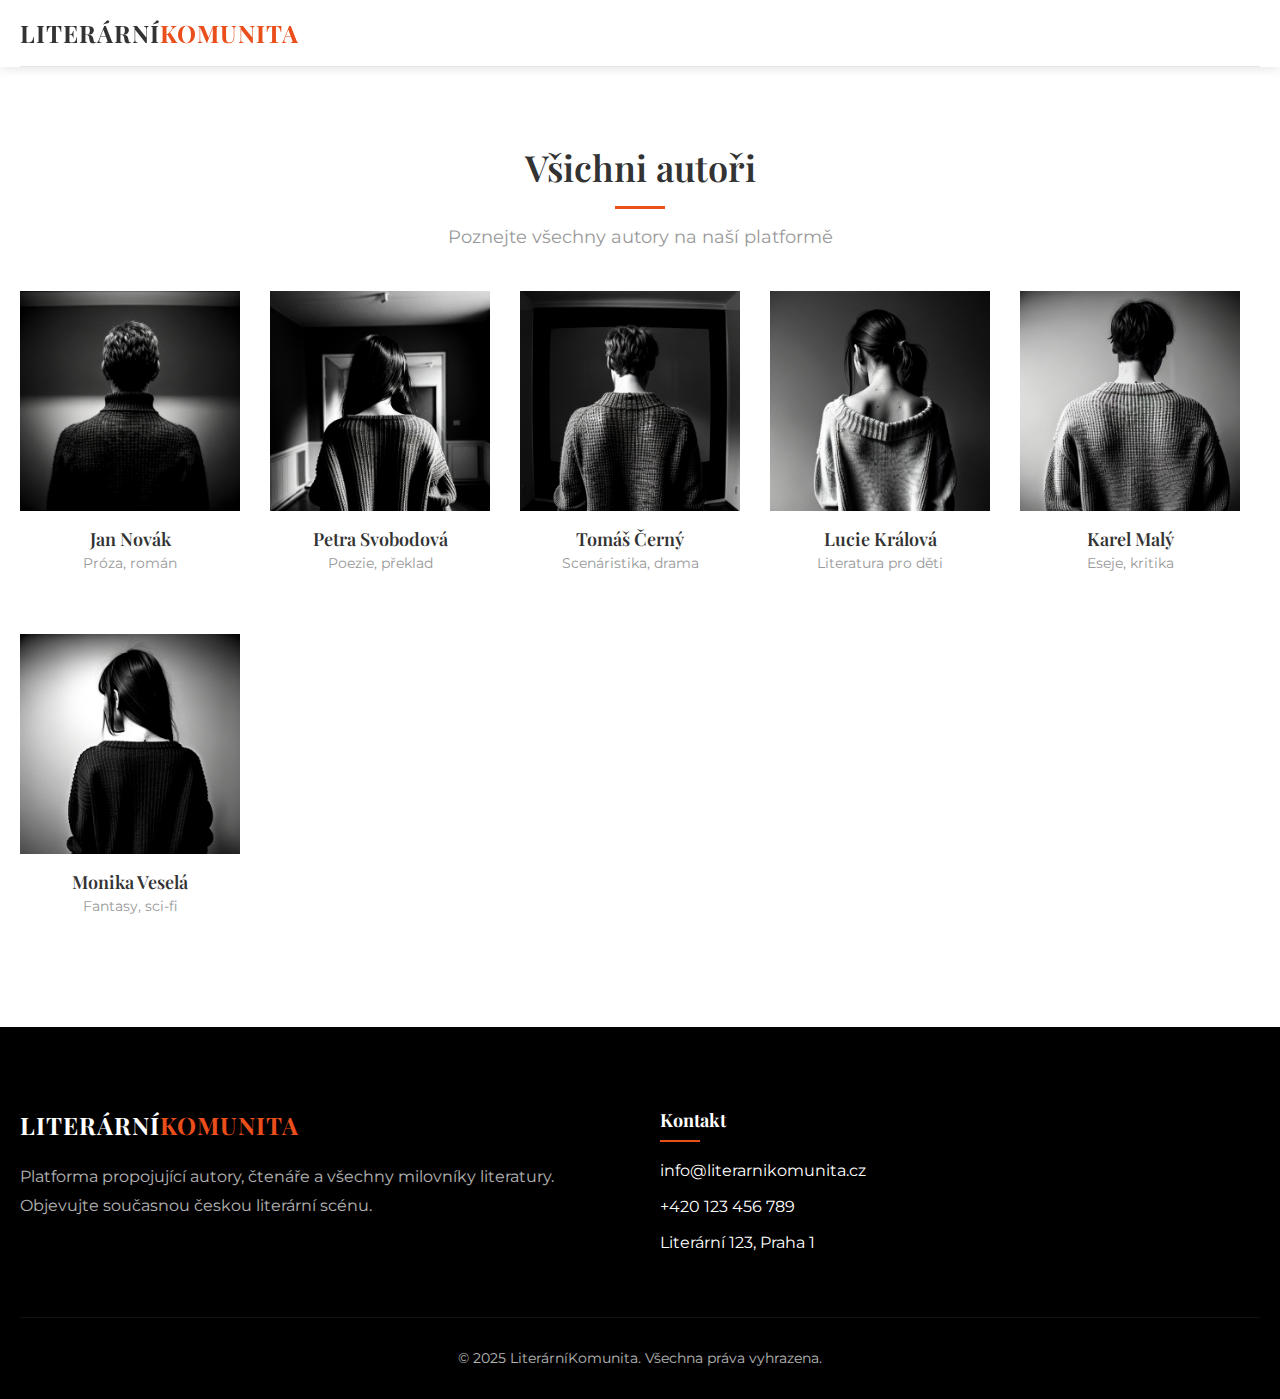
<file: all-authors.html>
<!DOCTYPE html>
<html lang="cs">
<head>
    <meta charset="UTF-8">
    <meta name="viewport" content="width=device-width, initial-scale=1.0">
    <title>Všichni autoři - LiterárníKomunita</title>
    <link rel="preconnect" href="https://fonts.googleapis.com">
    <link rel="preconnect" href="https://fonts.gstatic.com" crossorigin>
    <link href="https://fonts.googleapis.com/css2?family=Montserrat:wght@400;500;600;700&family=Playfair+Display:wght@400;600;700&display=swap" rel="stylesheet">
    <link rel="stylesheet" href="style.css?v=1.5">
</head>
<body>
    <header class="header">
        <div class="container">
            <div class="header-top">
                <a href="index.html" class="logo">Literární<span>Komunita</span></a>
                <div class="language-switcher">
                    <a href="#" class="language-link active">CZ</a>
                    <a href="#" class="language-link">EN</a>
                </div>
                <button class="mobile-menu-toggle">☰</button>
            </div>
        </div>
    </header>
    
    <div class="mobile-menu">
        <button class="mobile-menu-close">✕</button>
    </div>
    
    <main class="all-authors-page">
        <div class="container">
            <div class="section-header">
                <h1 class="section-title">Všichni autoři</h1>
                <p class="section-subtitle">Poznejte všechny autory na naší platformě</p>
            </div>
            
            <div class="authors-grid" id="authors-grid">
                <!-- Autoři budou generováni dynamicky -->
            </div>
        </div>
    </main>
    
    <footer class="footer">
        <div class="container">
            <div class="footer-content">
                <div>
                    <div class="footer-logo">Literární<span>Komunita</span></div>
                    <p class="footer-description">Platforma propojující autory, čtenáře a všechny milovníky literatury. Objevujte současnou českou literární scénu.</p>
                </div>
                
                <div>
                    <h3 class="footer-heading">Kontakt</h3>
                    <ul class="footer-links">
                        <li>info@literarnikomunita.cz</li>
                        <li>+420 123 456 789</li>
                        <li>Literární 123, Praha 1</li>
                    </ul>
                </div>
            </div>
            
            <div class="footer-bottom">
                © 2025 LiterárníKomunita. Všechna práva vyhrazena.
            </div>
        </div>
    </footer>
    
    <script src="data.js?v=1.2"></script>
    <script src="script.js?v=1.4"></script>
    <script src="all-authors.js?v=1.0"></script>
</body>
</html>
</file>
<file: style.css>
:root {
    --main-bg-color: #ffffff;
    --primary-color: #000000;
    --secondary-color: #f1f1f1;
    --accent-color: #e94e1b;
    --text-color: #333333;
    --light-gray: #e5e5e5;
    --medium-gray: #999;
    --font-main: 'Montserrat', Arial, sans-serif;
    --font-heading: 'Playfair Display', Georgia, serif;
}

* {
    margin: 0;
    padding: 0;
    box-sizing: border-box;
}

body {
    font-family: var(--font-main);
    color: var(--text-color);
    background-color: var(--main-bg-color);
    line-height: 1.5;
    overflow-x: hidden;
}

a {
    text-decoration: none;
    color: inherit;
}

img {
    max-width: 100%;
    height: auto;
}

ul {
    list-style: none;
}

.container {
    max-width: 1440px;
    margin: 0 auto;
    padding: 0 20px;
}

/* Header */
.header {
    position: fixed;
    top: 0;
    left: 0;
    right: 0;
    z-index: 1000;
    background-color: var(--main-bg-color);
    box-shadow: 0 2px 10px rgba(0, 0, 0, 0.1);
}

.header-top {
    display: flex;
    justify-content: space-between;
    align-items: center;
    padding: 15px 0;
    border-bottom: 1px solid var(--light-gray);
}

.logo {
    font-size: 24px;
    font-weight: bold;
    text-transform: uppercase;
    letter-spacing: 1px;
    font-family: var(--font-heading);
}

.logo span {
    color: var(--accent-color);
}

/* Skryjeme jazykový přepínač */
.language-switcher {
    display: none;
}

/* Odstraníme spodní panel pod hlavičkou */
.header-bottom {
    display: none;
}

.main-nav ul {
    display: flex;
    justify-content: center;
    gap: 40px;
}

.main-nav a {
    font-size: 16px;
    text-transform: uppercase;
    letter-spacing: 0.5px;
    transition: color 0.3s ease;
    position: relative;
}

.main-nav a:hover, .main-nav a.active {
    color: var(--accent-color);
}

.main-nav a::after {
    content: "";
    position: absolute;
    bottom: -5px;
    left: 0;
    width: 0;
    height: 2px;
    background-color: var(--accent-color);
    transition: width 0.3s ease;
}

.main-nav a:hover::after, .main-nav a.active::after {
    width: 100%;
}

/* Hero Section */
.hero {
    margin-top: 120px;
    height: calc(100vh - 120px);
    min-height: 600px;
    position: relative;
    overflow: hidden;
}

.hero-image {
    position: absolute;
    top: 0;
    left: 0;
    width: 100%;
    height: 100%;
    z-index: -1;
    background-color: var(--secondary-color);
    background-image: url('knihovna.png');
    background-size: cover;
    background-position: center;
}

.hero-image::after {
    content: "";
    position: absolute;
    top: 0;
    left: 0;
    width: 100%;
    height: 100%;
    background: linear-gradient(to bottom, rgba(0,0,0,0.1), rgba(0,0,0,0.6));
}

.hero-content {
    position: absolute;
    bottom: 100px;
    left: 0;
    right: 0;
    color: white;
    padding: 0 20px;
}

.hero-title {
    font-size: 60px;
    line-height: 1.2;
    font-weight: 700;
    max-width: 800px;
    margin-bottom: 20px;
    font-family: var(--font-heading);
}

.hero-subtitle {
    font-size: 24px;
    max-width: 600px;
    margin-bottom: 30px;
}

.hero-button {
    display: inline-block;
    padding: 12px 30px;
    background-color: var(--accent-color);
    color: white;
    font-size: 16px;
    text-transform: uppercase;
    letter-spacing: 1px;
    transition: all 0.3s ease;
}

.hero-button:hover {
    background-color: var(--primary-color);
}

/* Authors Section - Compact Version */
.authors-section {
    padding: 80px 0;
    margin-bottom: 20px;
}

.section-header {
    text-align: center;
    margin-bottom: 40px;
}

.section-title {
    font-size: 36px;
    font-weight: 600;
    margin-bottom: 10px;
    position: relative;
    display: inline-block;
    font-family: var(--font-heading);
}

.section-title::after {
    content: "";
    position: absolute;
    bottom: -15px;
    left: 50%;
    transform: translateX(-50%);
    width: 50px;
    height: 3px;
    background-color: var(--accent-color);
}

.section-subtitle {
    font-size: 18px;
    color: var(--medium-gray);
    margin-top: 20px;
}

.authors-carousel {
    position: relative;
    max-width: 1000px;
    margin: 0 auto;
    padding: 0 60px;
}

.carousel-container {
    overflow: hidden;
}

.carousel-track {
    display: flex;
    transition: transform 0.5s ease;
}

.carousel-slide {
    min-width: 100%;
    display: flex;
    justify-content: center;
    gap: 30px;
}

.author-card {
    width: 250px;
    cursor: pointer;
    transition: transform 0.3s ease;
}

.author-card:hover {
    transform: translateY(-10px);
}

.author-image-container {
    position: relative;
    width: 100%;
    padding-bottom: 100%;
    overflow: hidden;
    margin-bottom: 15px;
}

.author-image {
    position: absolute;
    top: 0;
    left: 0;
    width: 100%;
    height: 100%;
    object-fit: cover;
    transition: transform 0.5s ease;
}

.author-card:hover .author-image {
    transform: scale(1.05);
}

.author-name {
    font-size: 18px;
    font-weight: 600;
    text-align: center;
    font-family: var(--font-heading);
}

.author-genre {
    font-size: 14px;
    color: var(--medium-gray);
    text-align: center;
}

.carousel-arrow {
    position: absolute;
    top: 50%;
    transform: translateY(-50%);
    width: 40px;
    height: 40px;
    background-color: white;
    border-radius: 50%;
    box-shadow: 0 2px 10px rgba(0,0,0,0.1);
    display: flex;
    align-items: center;
    justify-content: center;
    cursor: pointer;
    z-index: 10;
    transition: all 0.3s ease;
    font-size: 20px;
    font-weight: bold;
}

.carousel-arrow:hover {
    background-color: var(--accent-color);
    color: white;
}

.carousel-arrow.prev {
    left: 0;
}

.carousel-arrow.next {
    right: 0;
}

.carousel-indicator {
    display: flex;
    justify-content: center;
    margin-top: 30px;
    gap: 10px;
}

.indicator-dot {
    width: 10px;
    height: 10px;
    border-radius: 50%;
    background-color: var(--light-gray);
    cursor: pointer;
    transition: all 0.3s ease;
}

.indicator-dot.active {
    background-color: var(--accent-color);
    transform: scale(1.2);
}

.view-all {
    text-align: center;
    margin-top: 40px;
}

.view-all-button {
    display: inline-block;
    padding: 12px 30px;
    border: 2px solid var(--accent-color);
    color: var(--accent-color);
    text-transform: uppercase;
    font-weight: 600;
    letter-spacing: 1px;
    transition: all 0.3s ease;
}

.view-all-button:hover {
    background-color: var(--accent-color);
    color: white;
}

/* Latest Posts Section */
.latest-posts {
    padding: 80px 0;
    background-color: var(--secondary-color);
}

.featured-post {
    display: grid;
    grid-template-columns: 1fr 1fr;
    margin-bottom: 50px;
    background-color: white;
    box-shadow: 0 5px 15px rgba(0,0,0,0.05);
    transition: transform 0.3s ease, box-shadow 0.3s ease;
}

.featured-post:hover {
    transform: translateY(-5px);
    box-shadow: 0 10px 25px rgba(0,0,0,0.15);
}

.featured-post-image {
    height: 100%;
    min-height: 400px;
    background-image: url('https://via.placeholder.com/800x600');
    background-size: cover;
    background-position: center;
}

.featured-post-content {
    padding: 50px;
    display: flex;
    flex-direction: column;
    justify-content: center;
}

.post-meta {
    display: flex;
    align-items: center;
    margin-bottom: 20px;
    font-size: 14px;
    color: var(--medium-gray);
}

.post-date {
    margin-right: 15px;
}

.post-category {
    background-color: var(--accent-color);
    color: white;
    padding: 3px 10px;
    border-radius: 2px;
}

.post-title {
    font-size: 30px;
    font-weight: 600;
    margin-bottom: 20px;
    line-height: 1.3;
    font-family: var(--font-heading);
}

.post-excerpt {
    margin-bottom: 30px;
    line-height: 1.8;
}

.read-more {
    align-self: flex-start;
    display: inline-block;
    padding: 10px 0;
    text-transform: uppercase;
    font-size: 14px;
    color: var(--accent-color);
    font-weight: 600;
    position: relative;
    overflow: hidden;
}

.read-more::after {
    content: "";
    position: absolute;
    bottom: 0;
    left: 0;
    width: 100%;
    height: 2px;
    background-color: var(--accent-color);
    transform: translateX(-100%);
    transition: transform 0.3s ease;
}

.read-more:hover::after {
    transform: translateX(0);
}

.post-card {
    background-color: white;
    box-shadow: 0 5px 15px rgba(0,0,0,0.05);
    overflow: hidden;
    transition: transform 0.3s ease, box-shadow 0.3s ease;
}

.post-card:hover {
    transform: translateY(-8px);
    box-shadow: 0 10px 25px rgba(0,0,0,0.15);
}

.post-card-image {
    height: 200px;
    background-size: cover;
    background-position: center;
}

.post-card-content {
    padding: 30px;
}

.post-card .post-title {
    font-size: 20px;
    margin-bottom: 15px;
}

/* Footer */
.footer {
    background-color: var(--primary-color);
    color: white;
    padding: 80px 0 30px;
}

.footer-content {
    display: grid;
    grid-template-columns: repeat(auto-fit, minmax(250px, 1fr));
    gap: 40px;
    margin-bottom: 50px;
}

.footer-logo {
    font-size: 24px;
    font-weight: bold;
    text-transform: uppercase;
    letter-spacing: 1px;
    margin-bottom: 20px;
    font-family: var(--font-heading);
}

.footer-logo span {
    color: var(--accent-color);
}

.footer-description {
    margin-bottom: 20px;
    opacity: 0.7;
    line-height: 1.8;
}

.footer-heading {
    font-size: 18px;
    margin-bottom: 25px;
    position: relative;
    display: inline-block;
    font-family: var(--font-heading);
}

.footer-heading::after {
    content: "";
    position: absolute;
    bottom: -8px;
    left: 0;
    width: 40px;
    height: 2px;
    background-color: var(--accent-color);
}

.footer-links li {
    margin-bottom: 12px;
}

.footer-links a {
    opacity: 0.7;
    transition: opacity 0.3s ease;
}

.footer-links a:hover {
    opacity: 1;
    color: var(--accent-color);
}

.footer-bottom {
    border-top: 1px solid rgba(255,255,255,0.1);
    padding-top: 30px;
    text-align: center;
    font-size: 14px;
    opacity: 0.7;
}

/* Mobile Menu */
.mobile-menu-toggle {
    display: none;
    background: none;
    border: none;
    font-size: 24px;
    cursor: pointer;
    color: var(--primary-color);
}

.mobile-menu {
    display: none;
    position: fixed;
    top: 0;
    left: 0;
    width: 100%;
    height: 100%;
    background-color: var(--main-bg-color);
    z-index: 1001;
    padding: 80px 20px 40px;
    transform: translateX(-100%);
    transition: transform 0.3s ease;
}

.mobile-menu.active {
    transform: translateX(0);
}

.mobile-menu-close {
    position: absolute;
    top: 20px;
    right: 20px;
    background: none;
    border: none;
    font-size: 24px;
    cursor: pointer;
    color: var(--primary-color);
}

.mobile-menu ul {
    display: flex;
    flex-direction: column;
    gap: 20px;
}

.mobile-menu a {
    font-size: 18px;
    text-transform: uppercase;
    display: block;
    padding: 10px 0;
    border-bottom: 1px solid var(--light-gray);
}

/* Styly pro karusel příspěvků - plynulé přecházení */
.posts-carousel {
    position: relative;
    max-width: 1200px;
    margin: 0 auto;
    padding: 0 60px;
    overflow: hidden; /* Skrýt přetékající obsah */
}

.posts-carousel-track {
    display: flex;
    transition: transform 0.5s ease;
    width: 100%;
}

.posts-slide {
    min-width: 100%;
    display: flex;
    flex-wrap: wrap;
    justify-content: space-between;
    gap: 20px;
}

.posts-grid {
    display: flex;
    flex-wrap: wrap;
    gap: 30px;
    justify-content: space-between;
}

.post-card {
    flex: 1;
    min-width: 300px;
    max-width: 32%;
}

/* Styly pro sekci "Slovo autora" */
.author-word-toggle {
    display: flex;
    align-items: center;
    justify-content: space-between;
    padding: 10px 15px;
    margin-top: 15px;
    background-color: var(--secondary-color);
    border-radius: 4px;
    cursor: pointer;
    font-weight: 600;
    font-size: 14px;
    transition: all 0.3s ease;
}

.author-word-toggle:hover {
    background-color: var(--light-gray);
}

.author-word-content {
    max-height: 0;
    overflow: hidden;
    transition: max-height 0.3s ease-out;
    background-color: var(--secondary-color);
    border-radius: 0 0 4px 4px;
    margin-top: -5px;
    padding: 0 15px;
}

.author-word-content p {
    padding: 15px 0;
    margin: 0;
    font-size: 14px;
    line-height: 1.6;
}

.arrow {
    transition: transform 0.3s ease;
}

/* Úprava karuselu autorů pro 4 autory místo 3 */
.carousel-slide {
    min-width: 100%;
    display: flex;
    justify-content: center;
    gap: 20px;
}

.author-card {
    width: 220px;
    cursor: pointer;
    transition: transform 0.3s ease;
}

/* Styly pro stránku s textem */
.author-word-box {
    margin: 30px 0;
    border-top: 1px solid var(--light-gray);
    padding-top: 20px;
}

.post-page {
    margin-top: 140px;
    padding-bottom: 80px;
}

.post-content {
    max-width: 800px;
    margin: 0 auto 60px;
}

.post-header {
    margin-bottom: 30px;
}

.post-header .post-meta {
    display: flex;
    align-items: center;
    margin-bottom: 20px;
    font-size: 14px;
    color: var(--medium-gray);
}

.post-header .post-date {
    margin-right: 15px;
}

.post-header .post-category {
    background-color: var(--accent-color);
    color: white;
    padding: 3px 10px;
    border-radius: 2px;
}

.post-header .post-title {
    font-size: 42px;
    font-weight: 700;
    line-height: 1.2;
    margin-bottom: 20px;
    font-family: var(--font-heading);
}

.post-author {
    display: flex;
    align-items: center;
    margin-bottom: 30px;
}

.author-link {
    display: flex;
    align-items: center;
    transition: color 0.3s ease;
}

.author-link:hover {
    color: var(--accent-color);
}

.author-thumbnail {
    width: 50px;
    height: 50px;
    border-radius: 50%;
    object-fit: cover;
    margin-right: 15px;
}

.author-name {
    font-weight: 600;
}

.post-featured-image {
    width: 100%;
    max-width: 700px;
    max-height: 400px;
    margin: 0 auto 30px;
    border-radius: 8px;
    overflow: hidden;
    box-shadow: 0 5px 15px rgba(0,0,0,0.1);
}

.post-featured-image img {
    width: 100%;
    height: 100%;
    object-fit: cover;
    display: block;
}

.post-body {
    font-size: 18px;
    line-height: 1.8;
    margin-bottom: 40px;
}

.post-body p {
    margin-bottom: 20px;
}

.post-tags {
    display: flex;
    flex-wrap: wrap;
    gap: 10px;
}

.tag {
    background-color: var(--secondary-color);
    padding: 5px 15px;
    border-radius: 20px;
    font-size: 14px;
    transition: all 0.3s ease;
}

.tag:hover {
    background-color: var(--accent-color);
    color: white;
    cursor: pointer;
}

/* Stránka se všemi autory */
.all-authors-page {
    margin-top: 140px;
    padding-bottom: 80px;
}

.authors-grid {
    display: flex;
    flex-wrap: wrap;
    gap: 30px;
    justify-content: flex-start;
    margin-top: 40px;
}

.authors-grid .author-card {
    width: 220px;
    margin-bottom: 30px;
}

/* Stránka se všemi texty */
.all-posts-page {
    margin-top: 140px;
    padding-bottom: 80px;
}

.all-posts-grid {
    display: flex;
    flex-wrap: wrap;
    gap: 30px;
    justify-content: flex-start;
    margin-top: 40px;
}

.all-posts-grid .post-card {
    flex: 0 0 calc(33.333% - 20px);
    max-width: calc(33.333% - 20px);
    margin-bottom: 30px;
}

/* Kategorie a autor kategorie stránky */
.category-page,
.author-category-page {
    margin-top: 140px;
    padding-bottom: 80px;
}

.category-posts-grid,
.author-category-posts-grid {
    display: flex;
    flex-wrap: wrap;
    gap: 30px;
    justify-content: flex-start;
    margin-top: 40px;
}

.category-posts-grid .post-card,
.author-category-posts-grid .post-card {
    flex: 0 0 calc(33.333% - 20px);
    max-width: calc(33.333% - 20px);
    margin-bottom: 30px;
}

/* Autor detail */
.author-page {
    margin-top: 140px;
    padding-bottom: 80px;
}

.author-header {
    display: flex;
    gap: 50px;
    margin-bottom: 60px;
    align-items: center;
}

.author-image-large {
    flex: 0 0 300px;
    height: 300px;
    border-radius: 8px;
    overflow: hidden;
    box-shadow: 0 5px 15px rgba(0,0,0,0.1);
}

.author-image-large img {
    width: 100%;
    height: 100%;
    object-fit: cover;
}

.author-info {
    flex: 1;
}

.author-info .author-name {
    font-size: 42px;
    font-weight: 700;
    font-family: var(--font-heading);
    margin-bottom: 15px;
}

.author-info .author-genre {
    font-size: 20px;
    color: var(--medium-gray);
    margin-bottom: 25px;
}

/* Skryjeme sociální ikony na stránce autora */
.author-social {
    display: none;
}

.social-link {
    width: 40px;
    height: 40px;
    border-radius: 50%;
    background-color: var(--secondary-color);
    display: flex;
    align-items: center;
    justify-content: center;
    transition: all 0.3s ease;
}

.social-link:hover {
    background-color: var(--accent-color);
}

.social-link img {
    width: 20px;
    height: 20px;
}

.author-bio {
    margin-bottom: 60px;
}

.author-bio .section-title {
    text-align: left;
    margin-bottom: 30px;
}

.author-bio .section-title::after {
    left: 0;
    transform: none;
}

.bio-content {
    font-size: 18px;
    line-height: 1.8;
}

.bio-content p {
    margin-bottom: 20px;
}

.author-posts {
    margin-bottom: 60px;
}

.author-posts .section-title {
    text-align: left;
    margin-bottom: 30px;
}

.author-posts .section-title::after {
    left: 0;
    transform: none;
}

/* Upravené CSS pro karty příspěvků na stránce autora */
.author-posts .posts-grid {
    display: flex;
    flex-wrap: wrap;
    gap: 30px;
    justify-content: flex-start;
}

/* Základní nastavení pro karty - 3 vedle sebe */
.author-page-card {
    flex: 0 0 calc(33.333% - 20px);
    max-width: calc(33.333% - 20px);
    margin-bottom: 20px;
}

/* Komentáře */
.post-comments {
    max-width: 800px;
    margin: 0 auto;
}

.post-comments .section-title {
    text-align: left;
    margin-bottom: 30px;
}

.post-comments .section-title::after {
    left: 0;
    transform: none;
}

.comments-list {
    margin-bottom: 40px;
}

.comment {
    display: flex;
    margin-bottom: 30px;
    padding-bottom: 30px;
    border-bottom: 1px solid var(--light-gray);
}

.comment:last-child {
    border-bottom: none;
}

.comment-avatar {
    flex: 0 0 60px;
    height: 60px;
    border-radius: 50%;
    overflow: hidden;
    margin-right: 20px;
}

.comment-avatar img {
    width: 100%;
    height: 100%;
    object-fit: cover;
}

.comment-content {
    flex: 1;
}

.comment-meta {
    margin-bottom: 10px;
}

.comment-author {
    font-weight: 600;
    margin-right: 15px;
}

.comment-date {
    color: var(--medium-gray);
    font-size: 14px;
}

.comment-text {
    line-height: 1.6;
}

/* Formulář pro komentáře */
.comment-form {
    background-color: var(--secondary-color);
    padding: 30px;
    border-radius: 8px;
}

.comment-form h3 {
    font-size: 24px;
    font-weight: 600;
    margin-bottom: 20px;
    font-family: var(--font-heading);
}

.comment-form .form-group {
    margin-bottom: 20px;
}

.comment-form label {
    display: block;
    margin-bottom: 8px;
    font-weight: 500;
}

.comment-form input,
.comment-form textarea {
    width: 100%;
    padding: 12px 15px;
    border: 1px solid var(--light-gray);
    border-radius: 4px;
    font-family: var(--font-main);
    font-size: 16px;
}

.comment-form textarea {
    resize: vertical;
    min-height: 150px;
}

.submit-button {
    padding: 12px 30px;
    background-color: var(--accent-color);
    color: white;
    border: none;
    border-radius: 4px;
    font-family: var(--font-main);
    font-size: 16px;
    font-weight: 600;
    cursor: pointer;
    transition: all 0.3s ease;
}

.submit-button:hover {
    background-color: var(--primary-color);
}

/* Sdílení příspěvku */
.post-share {
    display: flex;
    align-items: center;
    gap: 10px;
}

.share-link {
    font-size: 14px;
    padding: 5px 10px;
    border-radius: 4px;
    transition: all 0.3s ease;
}

.share-link.facebook {
    background-color: #3b5998;
    color: white;
}

.share-link.twitter {
    background-color: #1da1f2;
    color: white;
}

.share-link.email {
    background-color: var(--medium-gray);
    color: white;
}

.share-link:hover {
    opacity: 0.8;
}

/* Související příspěvky */
.related-posts {
    margin-bottom: 60px;
}

.related-posts .section-title {
    text-align: center;
    margin-bottom: 40px;
}

/* Patička příspěvku */
.post-footer {
    border-top: 1px solid var(--light-gray);
    padding-top: 30px;
    display: flex;
    justify-content: space-between;
    align-items: center;
    flex-wrap: wrap;
    gap: 20px;
}

/* Smooth animation for carousel indicators */
.indicator-dot {
    transition: transform 0.3s ease, background-color 0.3s ease;
}

/* 1. Důkladnější skrytí spodní části hlavičky */
.header-bottom,
header .header-bottom {
    display: none !important; 
    height: 0 !important;
    visibility: hidden !important;
    opacity: 0 !important;
    padding: 0 !important;
    margin: 0 !important;
    overflow: hidden !important;
}

/* Upravení paddingu pro header, aby tam nebyl prázdný prostor */
.header, header {
    padding-bottom: 0 !important;
}

/* 2. Důkladnější skrytí sociálních ikon */
.author-social,
.author-header .author-social,
.author-info .author-social {
    display: none !important;
    height: 0 !important;
    visibility: hidden !important;
    overflow: hidden !important;
    margin: 0 !important;
    padding: 0 !important;
}

/* Zastřešující oprava pro všechny sociální ikony */
.social-link, 
.social-icon,
[class*="social-"] {
    display: none !important;
}

/* 3. Zabránění označování textu a obsahu v karuselech */
.carousel-container,
.carousel-track,
.carousel-slide,
.posts-carousel,
.posts-carousel-track,
.posts-slide,
.carousel-arrow,
.indicator-dot,
.author-card,
.post-card,
.featured-post,
.read-more,
.author-word-toggle,
.post-card-image,
.author-image-container,
.author-image {
    user-select: none !important;
    -webkit-user-select: none !important;
    -moz-user-select: none !important;
    -ms-user-select: none !important;
}

/* Zabránění zobrazení modrého ohraničení (outline) při kliknutí */
.carousel-container *,
.posts-carousel *,
.author-card,
.post-card,
.carousel-arrow,
.indicator-dot {
    outline: none !important;
}

/* Opravy pro funkčnost "Slovo autora" */
.author-word-toggle {
    display: flex !important;
    align-items: center !important;
    justify-content: space-between !important;
    padding: 10px 15px !important;
    margin-top: 15px !important;
    background-color: var(--secondary-color) !important;
    border-radius: 4px !important;
    cursor: pointer !important;
    font-weight: 600 !important;
    font-size: 14px !important;
    transition: all 0.3s ease !important;
    width: auto !important;
    box-sizing: border-box !important;
}

.author-word-toggle:hover {
    background-color: var(--light-gray) !important;
}

.author-word-content {
    max-height: 0 !important;
    overflow: hidden !important;
    transition: max-height 0.3s ease-out !important;
    background-color: var(--secondary-color) !important;
    border-radius: 0 0 4px 4px !important;
    margin-top: -5px !important;
    padding: 0 15px !important;
    width: auto !important;
    box-sizing: border-box !important;
}

.author-word-content p {
    padding: 15px 0 !important;
    margin: 0 !important;
    font-size: 14px !important;
    line-height: 1.6 !important;
}

/* Oprava pro hlavní stránku příspěvku */
.post-page .author-word-box .author-word-toggle,
.post-page .author-word-box .author-word-content {
    width: 100% !important;
    box-sizing: border-box !important;
}

.post-page .author-word-box {
    margin: 30px 0 !important;
    border-top: 1px solid var(--light-gray) !important;
    padding-top: 20px !important;
    width: 100% !important;
}

/* Důkladnější skrytí spodní části hlavičky */
.header-bottom,
header .header-bottom {
    display: none !important; 
    height: 0 !important;
    visibility: hidden !important;
    opacity: 0 !important;
    padding: 0 !important;
    margin: 0 !important;
    overflow: hidden !important;
}

/* Upravení paddingu pro header, aby tam nebyl prázdný prostor */
.header, header {
    padding-bottom: 0 !important;
}

/* Důkladnější skrytí sociálních ikon */
.author-social,
.author-header .author-social,
.author-info .author-social {
    display: none !important;
    height: 0 !important;
    visibility: hidden !important;
    overflow: hidden !important;
    margin: 0 !important;
    padding: 0 !important;
}

/* Zastřešující oprava pro všechny sociální ikony */
.social-link, 
.social-icon,
[class*="social-"] {
    display: none !important;
}

/* Výjimka pro sdílecí odkazy v detailu příspěvku */
.post-share .share-link {
    display: inline-block !important;
}

/* Zabránění označování textu a obsahu v karuselech */
.carousel-container,
.carousel-track,
.carousel-slide,
.posts-carousel,
.posts-carousel-track,
.posts-slide,
.carousel-arrow,
.indicator-dot,
.author-card,
.post-card,
.featured-post,
.read-more,
.author-word-toggle,
.post-card-image,
.author-image-container,
.author-image {
    user-select: none !important;
    -webkit-user-select: none !important;
    -moz-user-select: none !important;
    -ms-user-select: none !important;
}

/* Zabránění zobrazení modrého ohraničení (outline) při kliknutí */
.carousel-container *,
.posts-carousel *,
.author-card,
.post-card,
.carousel-arrow,
.indicator-dot {
    outline: none !important;
}

/* Důležité opravy pro funkčnost "Slovo autora" */
.author-word-toggle {
    display: flex !important;
    align-items: center !important;
    justify-content: space-between !important;
    padding: 10px 15px !important;
    margin-top: 15px !important;
    background-color: #f1f1f1 !important;
    border-radius: 4px !important;
    cursor: pointer !important;
    font-weight: 600 !important;
    font-size: 14px !important;
    transition: all 0.3s ease !important;
    width: auto !important;
    box-sizing: border-box !important;
}

.author-word-toggle:hover {
    background-color: #e5e5e5 !important;
}

.author-word-content {
    max-height: 0 !important;
    overflow: hidden !important;
    transition: max-height 0.3s ease-out !important;
    background-color: #f1f1f1 !important;
    border-radius: 0 0 4px 4px !important;
    margin-top: -5px !important;
    padding: 0 15px !important;
    box-sizing: border-box !important;
}

.author-word-content p {
    padding: 15px 0 !important;
    margin: 0 !important;
    font-size: 14px !important;
    line-height: 1.6 !important;
}

/* Zabezpečení, že se rozbalí pouze když je kliknuto */
.author-word-content.active {
    max-height: 500px !important; /* Dostatečně velká hodnota pro jakýkoliv obsah */
}

/* Oprava pro post.html */
.post-page .author-word-box {
    margin: 30px 0 !important;
    padding-top: 20px !important;
    width: 100% !important;
}

.post-page .author-word-box .author-word-toggle,
.post-page .author-word-box .author-word-content {
    width: 100% !important;
}

/* Zaručíme, že sociální odkazy ve footeru příspěvku zůstanou viditelné */
.post-footer .post-share .share-link {
    display: inline-block !important;
}
</file>
